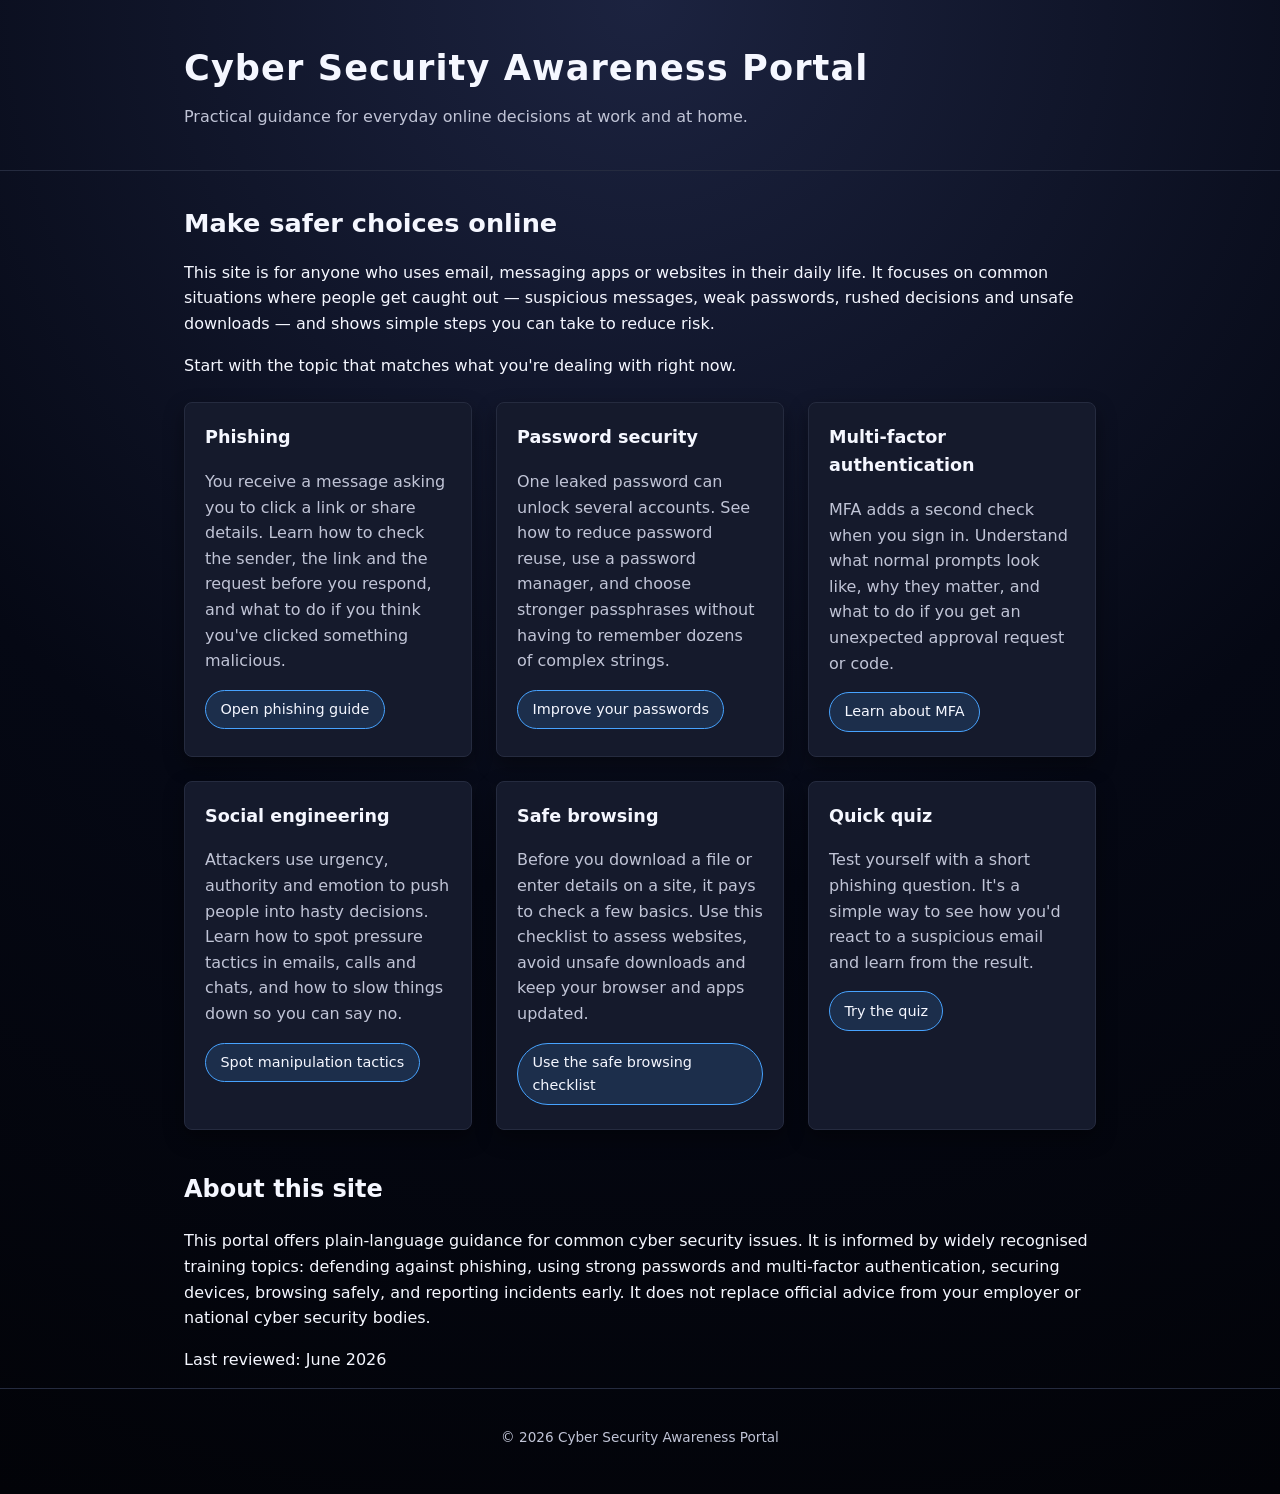
<file: index.html>
<!DOCTYPE html>
<html lang="en">
<head>
  <meta charset="UTF-8">
  <meta name="viewport" content="width=device-width, initial-scale=1">

  <title>Cyber Security Awareness Portal</title>
  <meta
    name="description"
    content="Practical guidance on phishing, password security, MFA, social engineering and safe browsing."
  >

  <link rel="stylesheet" href="style.css">
</head>

<body>
  <header class="site-header">
    <div class="container">
      <h1>Cyber Security Awareness Portal</h1>
      <p class="tagline">
        Practical guidance for everyday online decisions at work and at home.
      </p>
    </div>
  </header>

  <main class="container">
    <section class="intro">
      <h2>Make safer choices online</h2>
      <p>
        This site is for anyone who uses email, messaging apps or websites in
        their daily life. It focuses on common situations where people get
        caught out — suspicious messages, weak passwords, rushed decisions and
        unsafe downloads — and shows simple steps you can take to reduce risk.
      </p>
      <p>
        Start with the topic that matches what you're dealing with right now.
      </p>
    </section>

    <section class="topics" aria-label="Security awareness topics">
      <article class="topic">
        <h3>Phishing</h3>
        <p>
          You receive a message asking you to click a link or share details.
          Learn how to check the sender, the link and the request before you
          respond, and what to do if you think you've clicked something
          malicious.
        </p>
        <a href="phishing.html" class="btn">Open phishing guide</a>
      </article>

      <article class="topic">
        <h3>Password security</h3>
        <p>
          One leaked password can unlock several accounts. See how to reduce
          password reuse, use a password manager, and choose stronger passphrases
          without having to remember dozens of complex strings.
        </p>
        <a href="passwords.html" class="btn">Improve your passwords</a>
      </article>

      <article class="topic">
        <h3>Multi-factor authentication</h3>
        <p>
          MFA adds a second check when you sign in. Understand what normal
          prompts look like, why they matter, and what to do if you get an
          unexpected approval request or code.
        </p>
        <a href="mfa.html" class="btn">Learn about MFA</a>
      </article>

      <article class="topic">
        <h3>Social engineering</h3>
        <p>
          Attackers use urgency, authority and emotion to push people into
          hasty decisions. Learn how to spot pressure tactics in emails, calls
          and chats, and how to slow things down so you can say no.
        </p>
        <a href="social-engineering.html" class="btn">Spot manipulation tactics</a>
      </article>

      <article class="topic">
        <h3>Safe browsing</h3>
        <p>
          Before you download a file or enter details on a site, it pays to
          check a few basics. Use this checklist to assess websites, avoid
          unsafe downloads and keep your browser and apps updated.
        </p>
        <a href="safe-browsing.html" class="btn">Use the safe browsing checklist</a>
      </article>

      <article class="topic">
        <h3>Quick quiz</h3>
        <p>
          Test yourself with a short phishing question. It's a simple way to
          see how you'd react to a suspicious email and learn from the result.
        </p>
        <a href="quiz.html" class="btn">Try the quiz</a>
      </article>
    </section>

    <section class="meta">
      <h2>About this site</h2>
      <p>
        This portal offers plain‑language guidance for common cyber security
        issues. It is informed by widely recognised training topics: defending
        against phishing, using strong passwords and multi‑factor
        authentication, securing devices, browsing safely, and reporting
        incidents early. It does not replace official advice from your
        employer or national cyber security bodies.
      </p>
      <p>
        Last reviewed: June 2026
      </p>
    </section>
  </main>

  <footer class="site-footer">
    <div class="container">
      <p>&copy; 2026 Cyber Security Awareness Portal</p>
    </div>
  </footer>
</body>
</html>
</file>
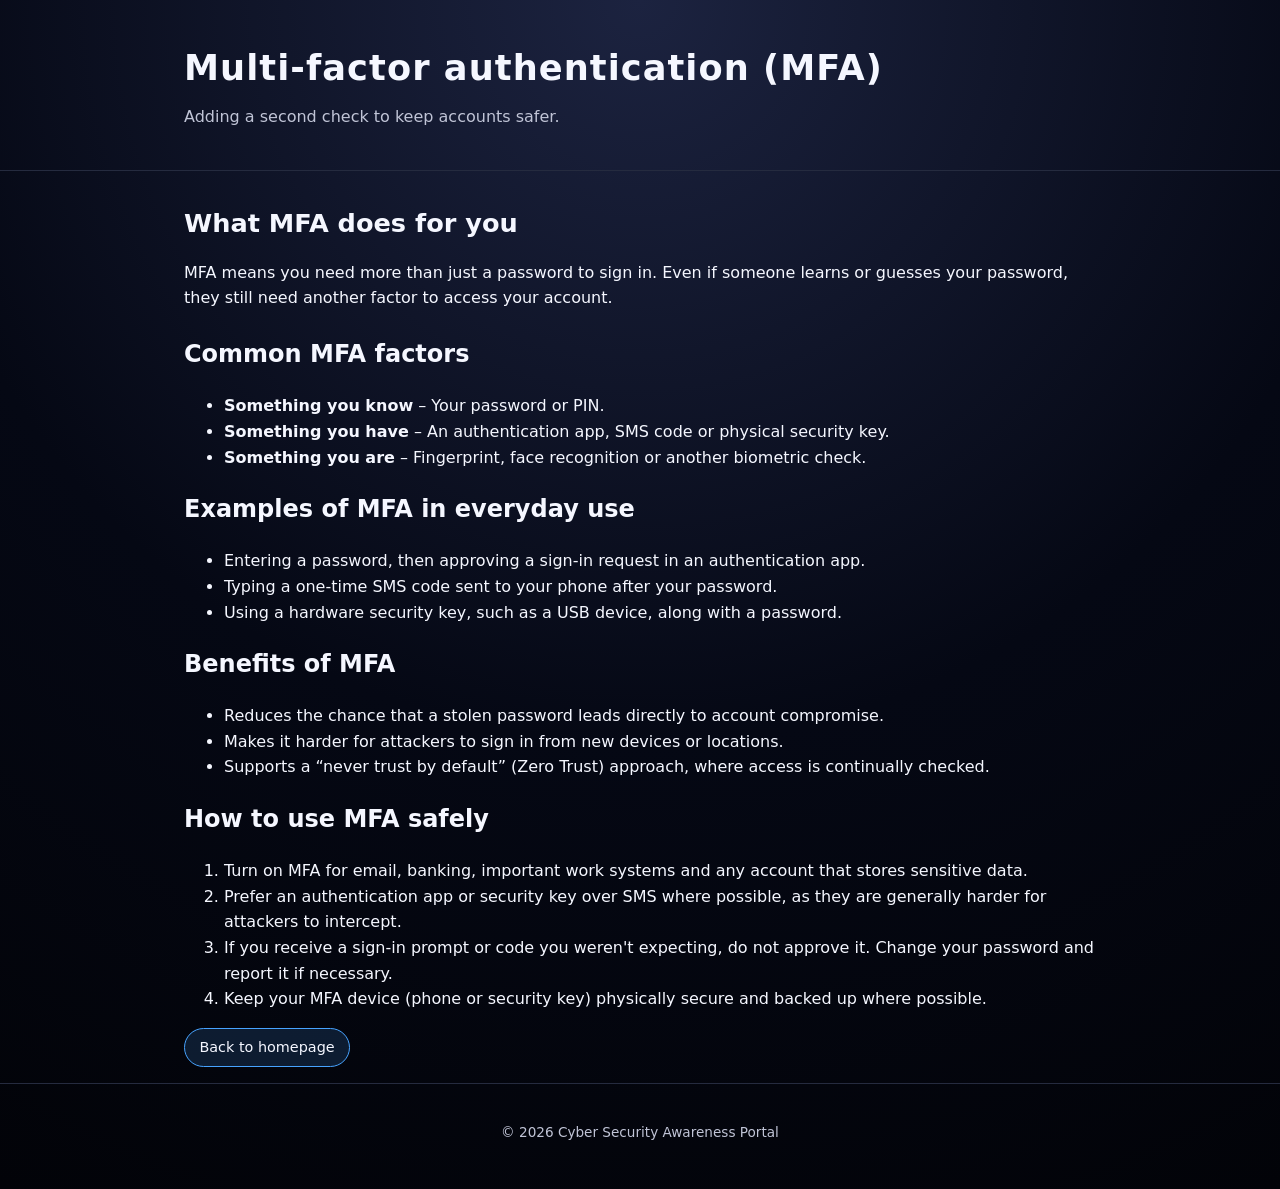
<file: mfa.html>
<!DOCTYPE html>
<html lang="en">
<head>
  <meta charset="UTF-8">
  <meta name="viewport" content="width=device-width, initial-scale=1">
  <title>Multi‑factor authentication – Cyber Security Awareness Portal</title>
  <link rel="stylesheet" href="style.css">
</head>
<body>
  <header class="site-header">
    <div class="container">
      <h1>Multi‑factor authentication (MFA)</h1>
      <p class="tagline">
        Adding a second check to keep accounts safer.
      </p>
    </div>
  </header>

  <main class="container">
    <section class="intro">
      <h2>What MFA does for you</h2>
      <p>
        MFA means you need more than just a password to sign in. Even if
        someone learns or guesses your password, they still need another
        factor to access your account.
      </p>
    </section>

    <section>
      <h2>Common MFA factors</h2>
      <ul>
        <li><strong>Something you know</strong> – Your password or PIN.</li>
        <li><strong>Something you have</strong> – An authentication app, SMS code or physical security key.</li>
        <li><strong>Something you are</strong> – Fingerprint, face recognition or another biometric check.</li>
      </ul>
    </section>

    <section>
      <h2>Examples of MFA in everyday use</h2>
      <ul>
        <li>Entering a password, then approving a sign‑in request in an authentication app.</li>
        <li>Typing a one‑time SMS code sent to your phone after your password.</li>
        <li>Using a hardware security key, such as a USB device, along with a password.</li>
      </ul>
    </section>

    <section>
      <h2>Benefits of MFA</h2>
      <ul>
        <li>Reduces the chance that a stolen password leads directly to account compromise.</li>
        <li>Makes it harder for attackers to sign in from new devices or locations.</li>
        <li>Supports a “never trust by default” (Zero Trust) approach, where access is continually checked.</li>
      </ul>
    </section>

    <section>
      <h2>How to use MFA safely</h2>
      <ol>
        <li>
          Turn on MFA for email, banking, important work systems and any
          account that stores sensitive data.
        </li>
        <li>
          Prefer an authentication app or security key over SMS where possible,
          as they are generally harder for attackers to intercept.
        </li>
        <li>
          If you receive a sign‑in prompt or code you weren't expecting, do not
          approve it. Change your password and report it if necessary.
        </li>
        <li>
          Keep your MFA device (phone or security key) physically secure and
          backed up where possible.
        </li>
      </ol>
    </section>

    <section>
      <p>
        <a href="index.html" class="btn">Back to homepage</a>
      </p>
    </section>
  </main>

  <footer class="site-footer">
    <div class="container">
      <p>&copy; 2026 Cyber Security Awareness Portal</p>
    </div>
  </footer>
</body>
</html>
</file>
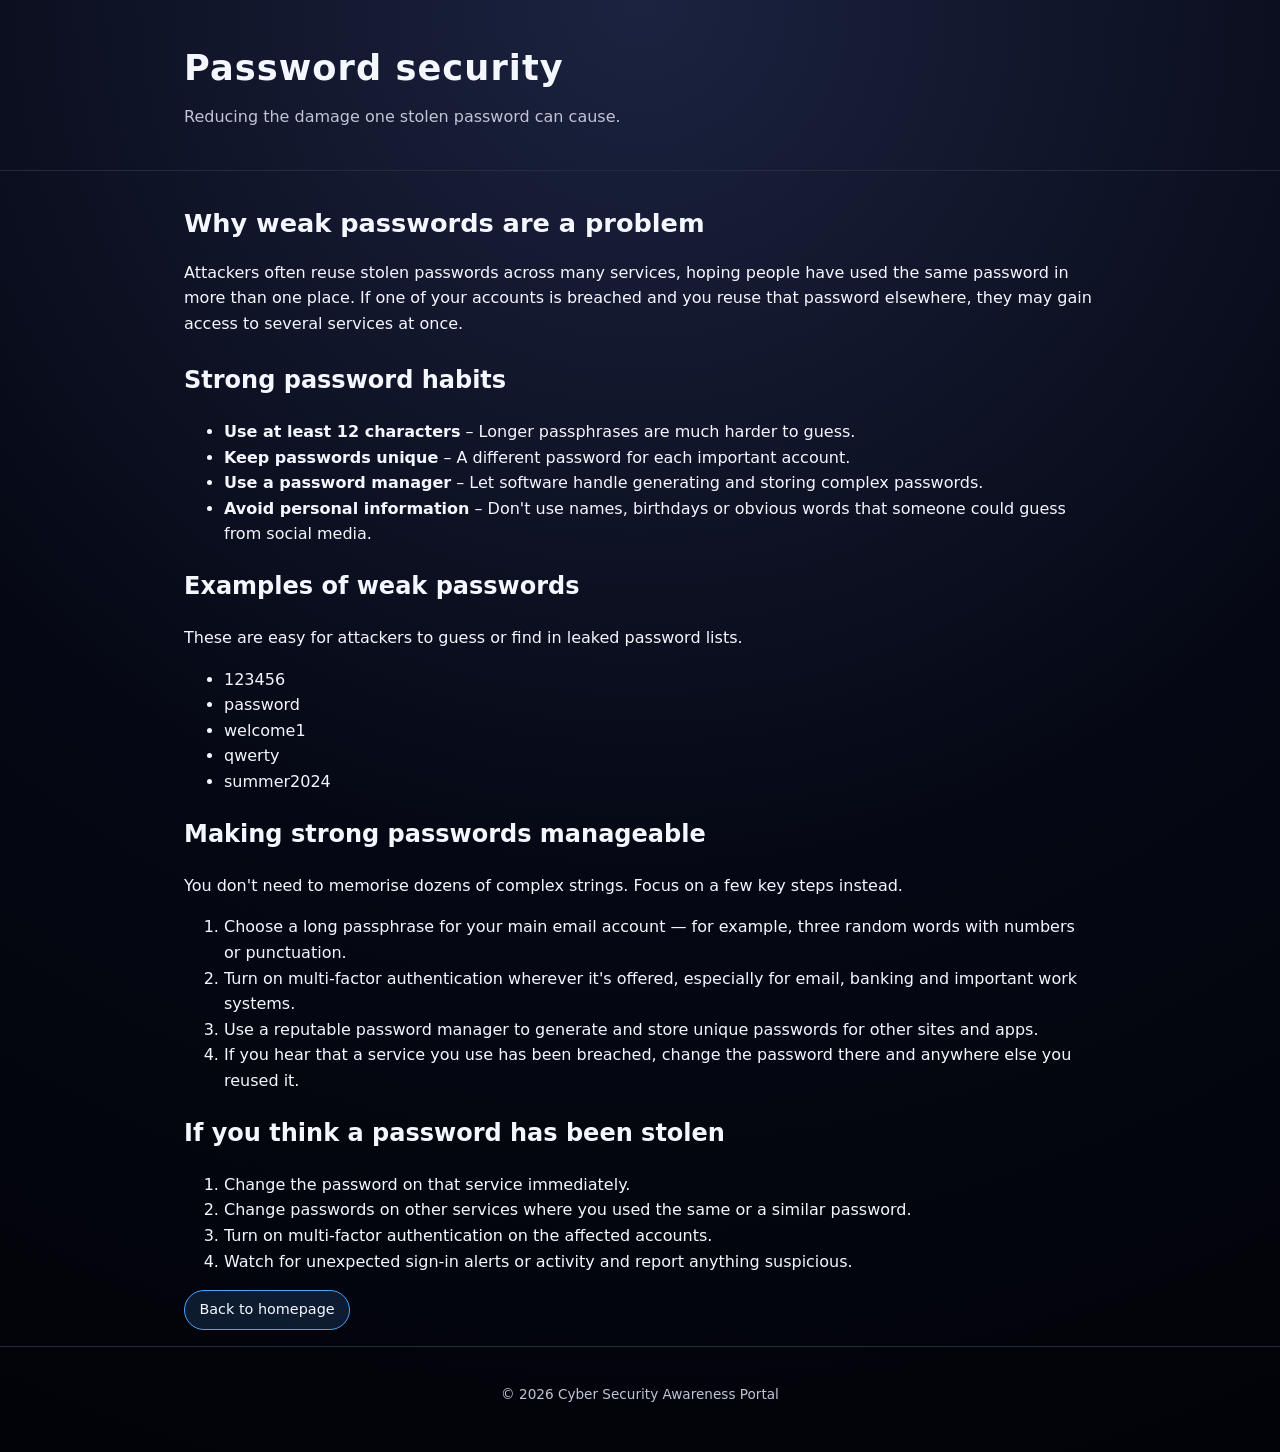
<file: passwords.html>
<!DOCTYPE html>
<html lang="en">
<head>
  <meta charset="UTF-8">
  <meta name="viewport" content="width=device-width, initial-scale=1">
  <title>Password security – Cyber Security Awareness Portal</title>
  <link rel="stylesheet" href="style.css">
</head>
<body>
  <header class="site-header">
    <div class="container">
      <h1>Password security</h1>
      <p class="tagline">
        Reducing the damage one stolen password can cause.
      </p>
    </div>
  </header>

  <main class="container">
    <section class="intro">
      <h2>Why weak passwords are a problem</h2>
      <p>
        Attackers often reuse stolen passwords across many services, hoping
        people have used the same password in more than one place. If one of
        your accounts is breached and you reuse that password elsewhere, they
        may gain access to several services at once.
      </p>
    </section>

    <section>
      <h2>Strong password habits</h2>
      <ul>
        <li><strong>Use at least 12 characters</strong> – Longer passphrases are much harder to guess.</li>
        <li><strong>Keep passwords unique</strong> – A different password for each important account.</li>
        <li><strong>Use a password manager</strong> – Let software handle generating and storing complex passwords.</li>
        <li><strong>Avoid personal information</strong> – Don't use names, birthdays or obvious words that someone could guess from social media.</li>
      </ul>
    </section>

    <section>
      <h2>Examples of weak passwords</h2>
      <p>
        These are easy for attackers to guess or find in leaked password lists.
      </p>
      <ul>
        <li>123456</li>
        <li>password</li>
        <li>welcome1</li>
        <li>qwerty</li>
        <li>summer2024</li>
      </ul>
    </section>

    <section>
      <h2>Making strong passwords manageable</h2>
      <p>
        You don't need to memorise dozens of complex strings. Focus on a few
        key steps instead.
      </p>
      <ol>
        <li>
          Choose a long passphrase for your main email account — for example,
          three random words with numbers or punctuation.
        </li>
        <li>
          Turn on multi‑factor authentication wherever it's offered, especially
          for email, banking and important work systems.
        </li>
        <li>
          Use a reputable password manager to generate and store unique
          passwords for other sites and apps.
        </li>
        <li>
          If you hear that a service you use has been breached, change the
          password there and anywhere else you reused it.
        </li>
      </ol>
    </section>

    <section>
      <h2>If you think a password has been stolen</h2>
      <ol>
        <li>Change the password on that service immediately.</li>
        <li>Change passwords on other services where you used the same or a similar password.</li>
        <li>Turn on multi‑factor authentication on the affected accounts.</li>
        <li>Watch for unexpected sign‑in alerts or activity and report anything suspicious.</li>
      </ol>
    </section>

    <section>
      <p>
        <a href="index.html" class="btn">Back to homepage</a>
      </p>
    </section>
  </main>

  <footer class="site-footer">
    <div class="container">
      <p>&copy; 2026 Cyber Security Awareness Portal</p>
    </div>
  </footer>
</body>
</html>
</file>
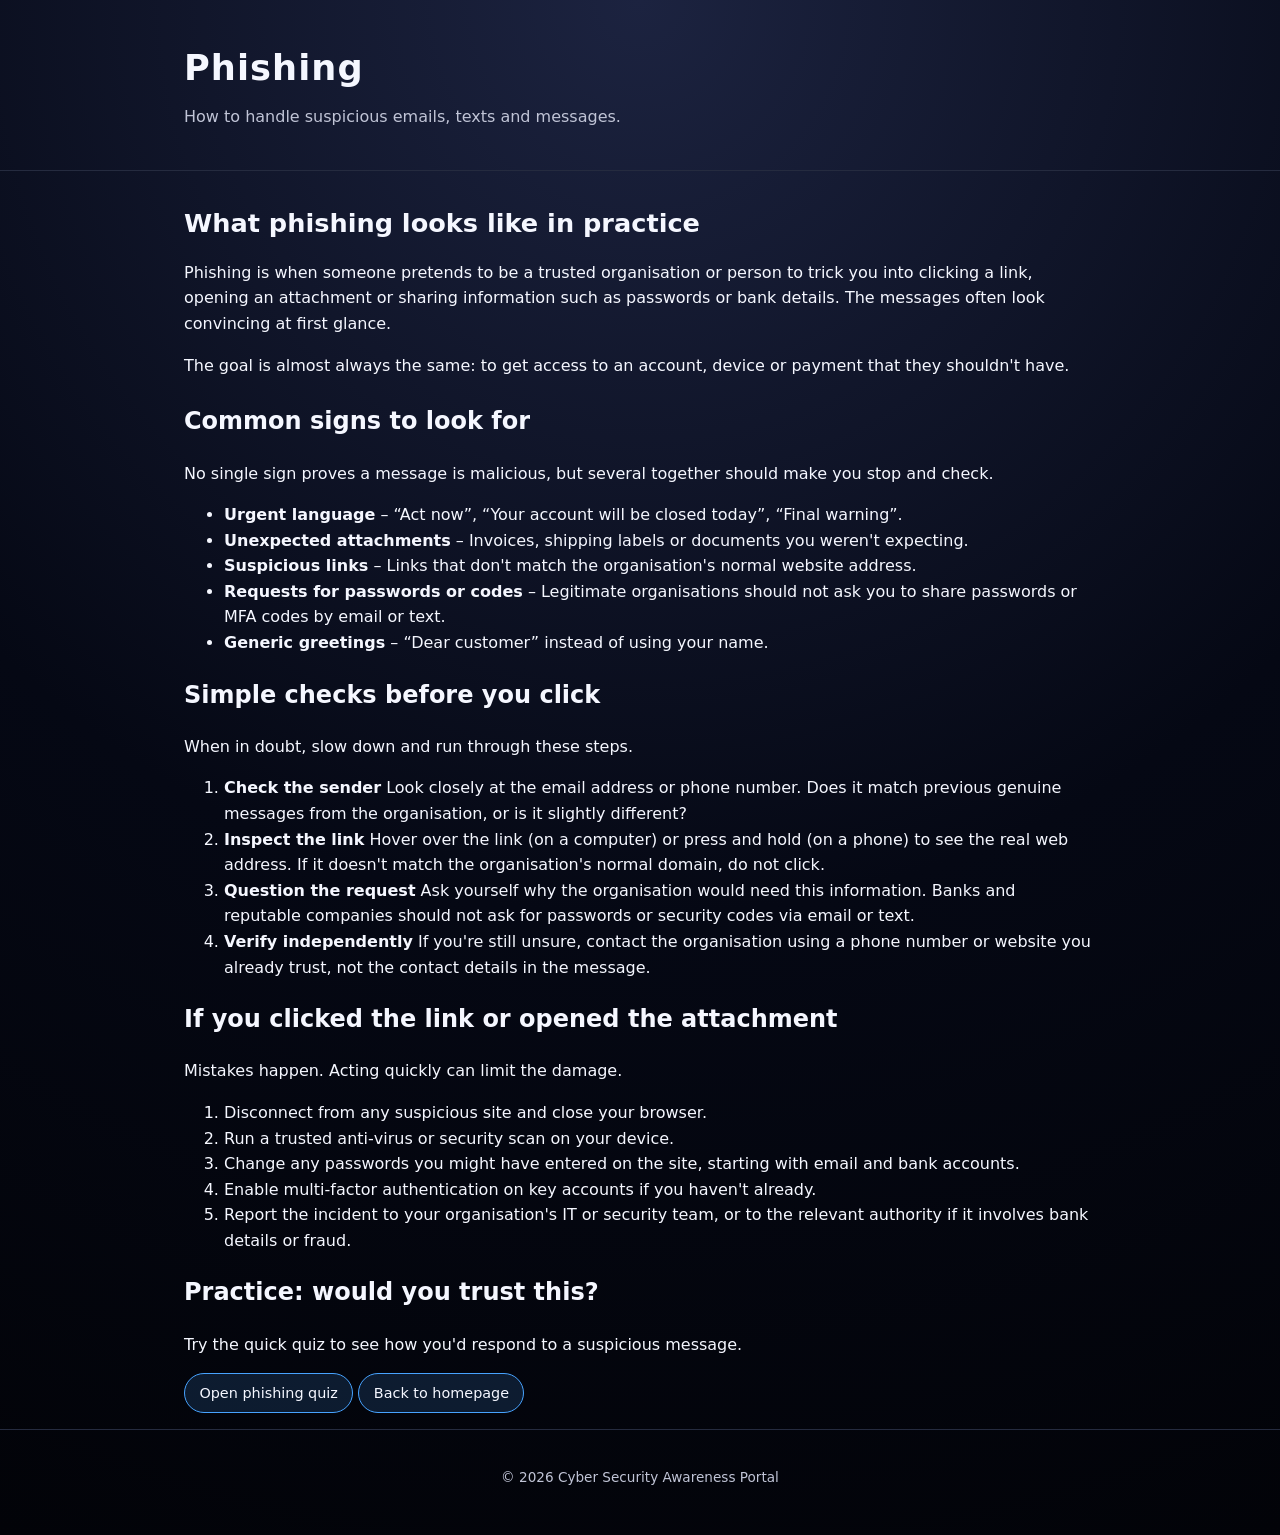
<file: phishing.html>
<!DOCTYPE html>
<html lang="en">
<head>
  <meta charset="UTF-8">
  <meta name="viewport" content="width=device-width, initial-scale=1">
  <title>Phishing – Cyber Security Awareness Portal</title>
  <link rel="stylesheet" href="style.css">
</head>
<body>
  <header class="site-header">
    <div class="container">
      <h1>Phishing</h1>
      <p class="tagline">
        How to handle suspicious emails, texts and messages.
      </p>
    </div>
  </header>

  <main class="container">
    <section class="intro">
      <h2>What phishing looks like in practice</h2>
      <p>
        Phishing is when someone pretends to be a trusted organisation or
        person to trick you into clicking a link, opening an attachment or
        sharing information such as passwords or bank details. The messages
        often look convincing at first glance.
      </p>
      <p>
        The goal is almost always the same: to get access to an account, device
        or payment that they shouldn't have.
      </p>
    </section>

    <section>
      <h2>Common signs to look for</h2>
      <p>
        No single sign proves a message is malicious, but several together
        should make you stop and check.
      </p>
      <ul>
        <li><strong>Urgent language</strong> – “Act now”, “Your account will be closed today”, “Final warning”.</li>
        <li><strong>Unexpected attachments</strong> – Invoices, shipping labels or documents you weren't expecting.</li>
        <li><strong>Suspicious links</strong> – Links that don't match the organisation's normal website address.</li>
        <li><strong>Requests for passwords or codes</strong> – Legitimate organisations should not ask you to share passwords or MFA codes by email or text.</li>
        <li><strong>Generic greetings</strong> – “Dear customer” instead of using your name.</li>
      </ul>
    </section>

    <section>
      <h2>Simple checks before you click</h2>
      <p>
        When in doubt, slow down and run through these steps.
      </p>
      <ol>
        <li>
          <strong>Check the sender</strong>  
          Look closely at the email address or phone number. Does it match
          previous genuine messages from the organisation, or is it slightly
          different?
        </li>
        <li>
          <strong>Inspect the link</strong>  
          Hover over the link (on a computer) or press and hold (on a phone)
          to see the real web address. If it doesn't match the organisation's
          normal domain, do not click.
        </li>
        <li>
          <strong>Question the request</strong>  
          Ask yourself why the organisation would need this information. Banks
          and reputable companies should not ask for passwords or security codes
          via email or text.
        </li>
        <li>
          <strong>Verify independently</strong>  
          If you're still unsure, contact the organisation using a phone number
          or website you already trust, not the contact details in the message.
        </li>
      </ol>
    </section>

    <section>
      <h2>If you clicked the link or opened the attachment</h2>
      <p>
        Mistakes happen. Acting quickly can limit the damage.
      </p>
      <ol>
        <li>Disconnect from any suspicious site and close your browser.</li>
        <li>Run a trusted anti‑virus or security scan on your device.</li>
        <li>Change any passwords you might have entered on the site, starting with email and bank accounts.</li>
        <li>Enable multi‑factor authentication on key accounts if you haven't already.</li>
        <li>Report the incident to your organisation's IT or security team, or to the relevant authority if it involves bank details or fraud.</li>
      </ol>
    </section>

    <section>
      <h2>Practice: would you trust this?</h2>
      <p>
        Try the quick quiz to see how you'd respond to a suspicious message.
      </p>
      <p>
        <a href="quiz.html" class="btn">Open phishing quiz</a>
        <a href="index.html" class="btn">Back to homepage</a>
      </p>
    </section>
  </main>

  <footer class="site-footer">
    <div class="container">
      <p>&copy; 2026 Cyber Security Awareness Portal</p>
    </div>
  </footer>
</body>
</html>
</file>
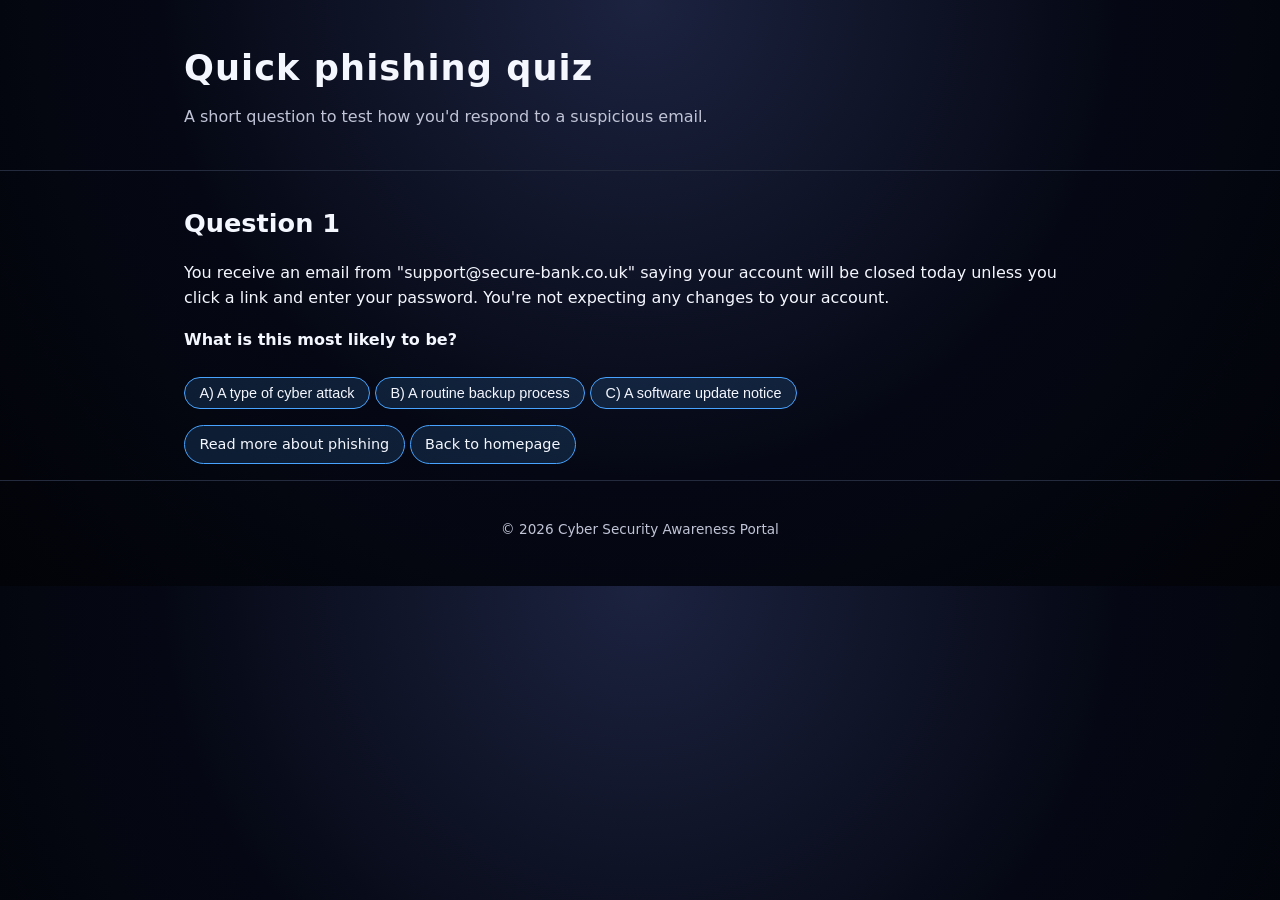
<file: quiz.html>
<!DOCTYPE html>
<html lang="en">
<head>
  <meta charset="UTF-8">
  <meta name="viewport" content="width=device-width, initial-scale=1">
  <title>Quick phishing quiz – Cyber Security Awareness Portal</title>
  <link rel="stylesheet" href="style.css">
  <script src="quiz.js" defer></script>
</head>
<body>
  <header class="site-header">
    <div class="container">
      <h1>Quick phishing quiz</h1>
      <p class="tagline">
        A short question to test how you'd respond to a suspicious email.
      </p>
    </div>
  </header>

  <main class="container">
    <section class="intro">
      <h2>Question 1</h2>
      <p>
        You receive an email from "support@secure‑bank.co.uk" saying your
        account will be closed today unless you click a link and enter your
        password. You're not expecting any changes to your account.
      </p>
      <p><strong>What is this most likely to be?</strong></p>
    </section>

    <section>
      <button class="btn" onclick="checkAnswer('A')">
        A) A type of cyber attack
      </button>

      <button class="btn" onclick="checkAnswer('B')">
        B) A routine backup process
      </button>

      <button class="btn" onclick="checkAnswer('C')">
        C) A software update notice
      </button>

      <p id="result" style="margin-top: 1rem;"></p>
    </section>

    <section>
      <p>
        <a href="phishing.html" class="btn">Read more about phishing</a>
        <a href="index.html" class="btn">Back to homepage</a>
      </p>
    </section>
  </main>

  <footer class="site-footer">
    <div class="container">
      <p>&copy; 2026 Cyber Security Awareness Portal</p>
    </div>
  </footer>
</body>
</html>
</file>
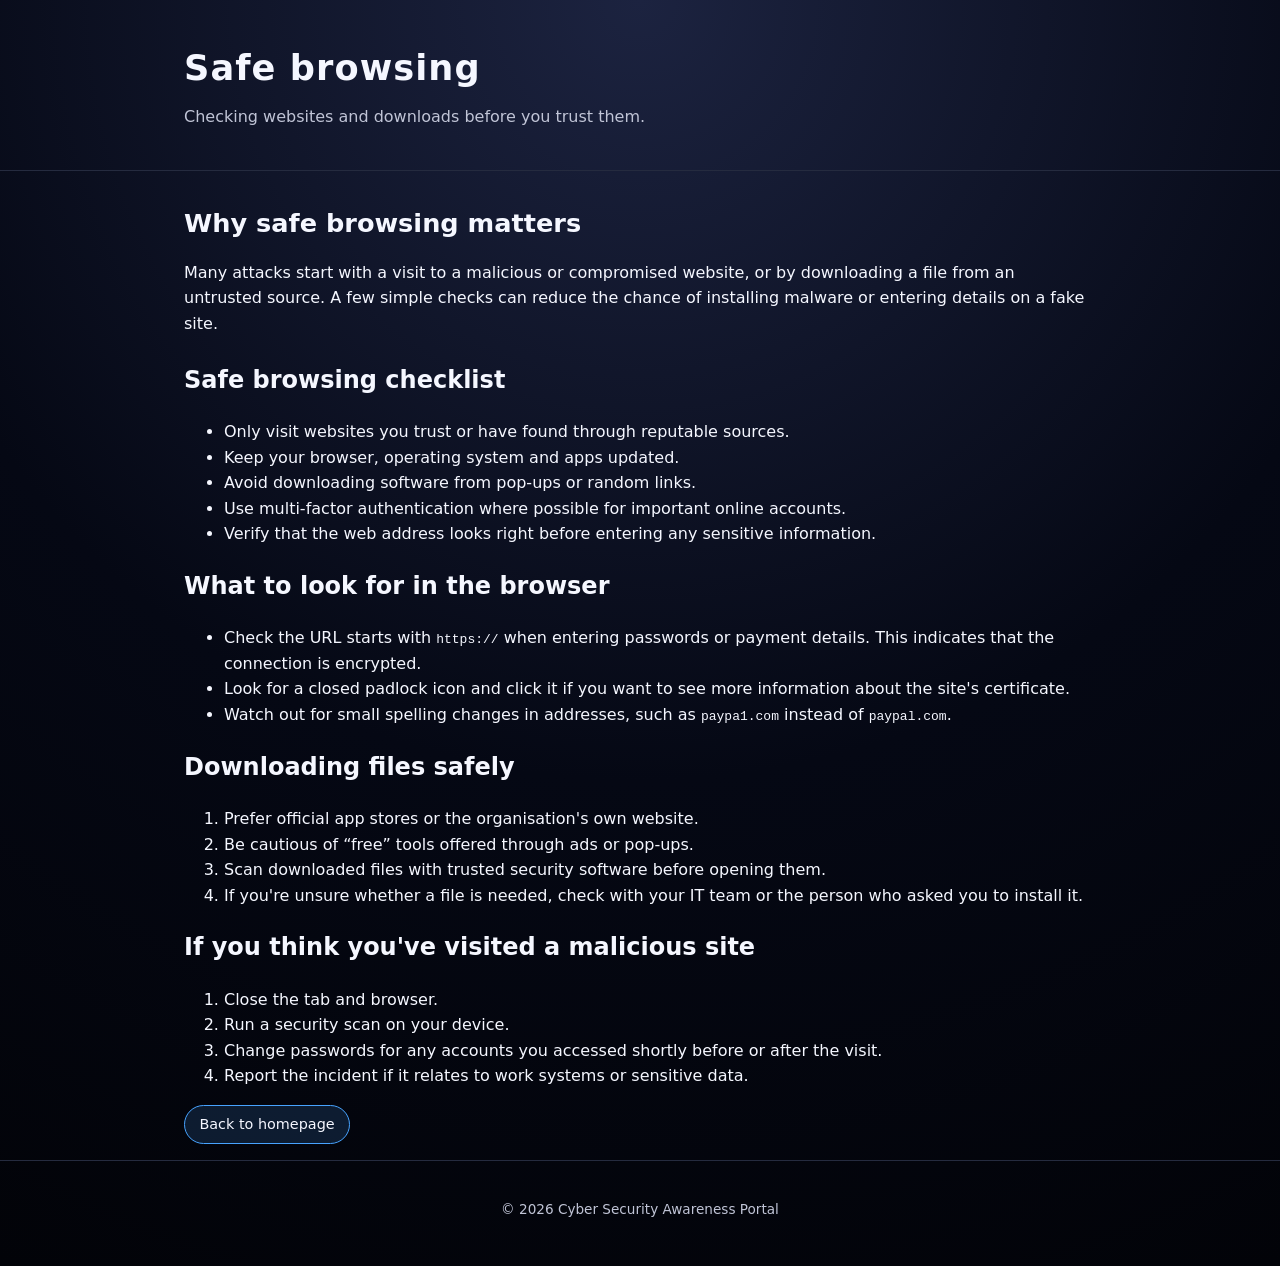
<file: safe-browsing.html>
<!DOCTYPE html>
<html lang="en">
<head>
  <meta charset="UTF-8">
  <meta name="viewport" content="width=device-width, initial-scale=1">
  <title>Safe browsing – Cyber Security Awareness Portal</title>
  <link rel="stylesheet" href="style.css">
</head>
<body>
  <header class="site-header">
    <div class="container">
      <h1>Safe browsing</h1>
      <p class="tagline">
        Checking websites and downloads before you trust them.
      </p>
    </div>
  </header>

  <main class="container">
    <section class="intro">
      <h2>Why safe browsing matters</h2>
      <p>
        Many attacks start with a visit to a malicious or compromised website,
        or by downloading a file from an untrusted source. A few simple checks
        can reduce the chance of installing malware or entering details on a
        fake site.
      </p>
    </section>

    <section>
      <h2>Safe browsing checklist</h2>
      <ul>
        <li>Only visit websites you trust or have found through reputable sources.</li>
        <li>Keep your browser, operating system and apps updated.</li>
        <li>Avoid downloading software from pop‑ups or random links.</li>
        <li>Use multi‑factor authentication where possible for important online accounts.</li>
        <li>Verify that the web address looks right before entering any sensitive information.</li>
      </ul>
    </section>

    <section>
      <h2>What to look for in the browser</h2>
      <ul>
        <li>
          Check the URL starts with <code>https://</code> when entering
          passwords or payment details. This indicates that the connection is encrypted.
        </li>
        <li>
          Look for a closed padlock icon and click it if you want to see more
          information about the site's certificate.
        </li>
        <li>
          Watch out for small spelling changes in addresses, such as
          <code>paypa1.com</code> instead of <code>paypal.com</code>.
        </li>
      </ul>
    </section>

    <section>
      <h2>Downloading files safely</h2>
      <ol>
        <li>Prefer official app stores or the organisation's own website.</li>
        <li>Be cautious of “free” tools offered through ads or pop‑ups.</li>
        <li>Scan downloaded files with trusted security software before opening them.</li>
        <li>If you're unsure whether a file is needed, check with your IT team or the person who asked you to install it.</li>
      </ol>
    </section>

    <section>
      <h2>If you think you've visited a malicious site</h2>
      <ol>
        <li>Close the tab and browser.</li>
        <li>Run a security scan on your device.</li>
        <li>Change passwords for any accounts you accessed shortly before or after the visit.</li>
        <li>Report the incident if it relates to work systems or sensitive data.</li>
      </ol>
    </section>

    <section>
      <p>
        <a href="index.html" class="btn">Back to homepage</a>
      </p>
    </section>
  </main>

  <footer class="site-footer">
    <div class="container">
      <p>&copy; 2026 Cyber Security Awareness Portal</p>
    </div>
  </footer>
</body>
</html>
</file>
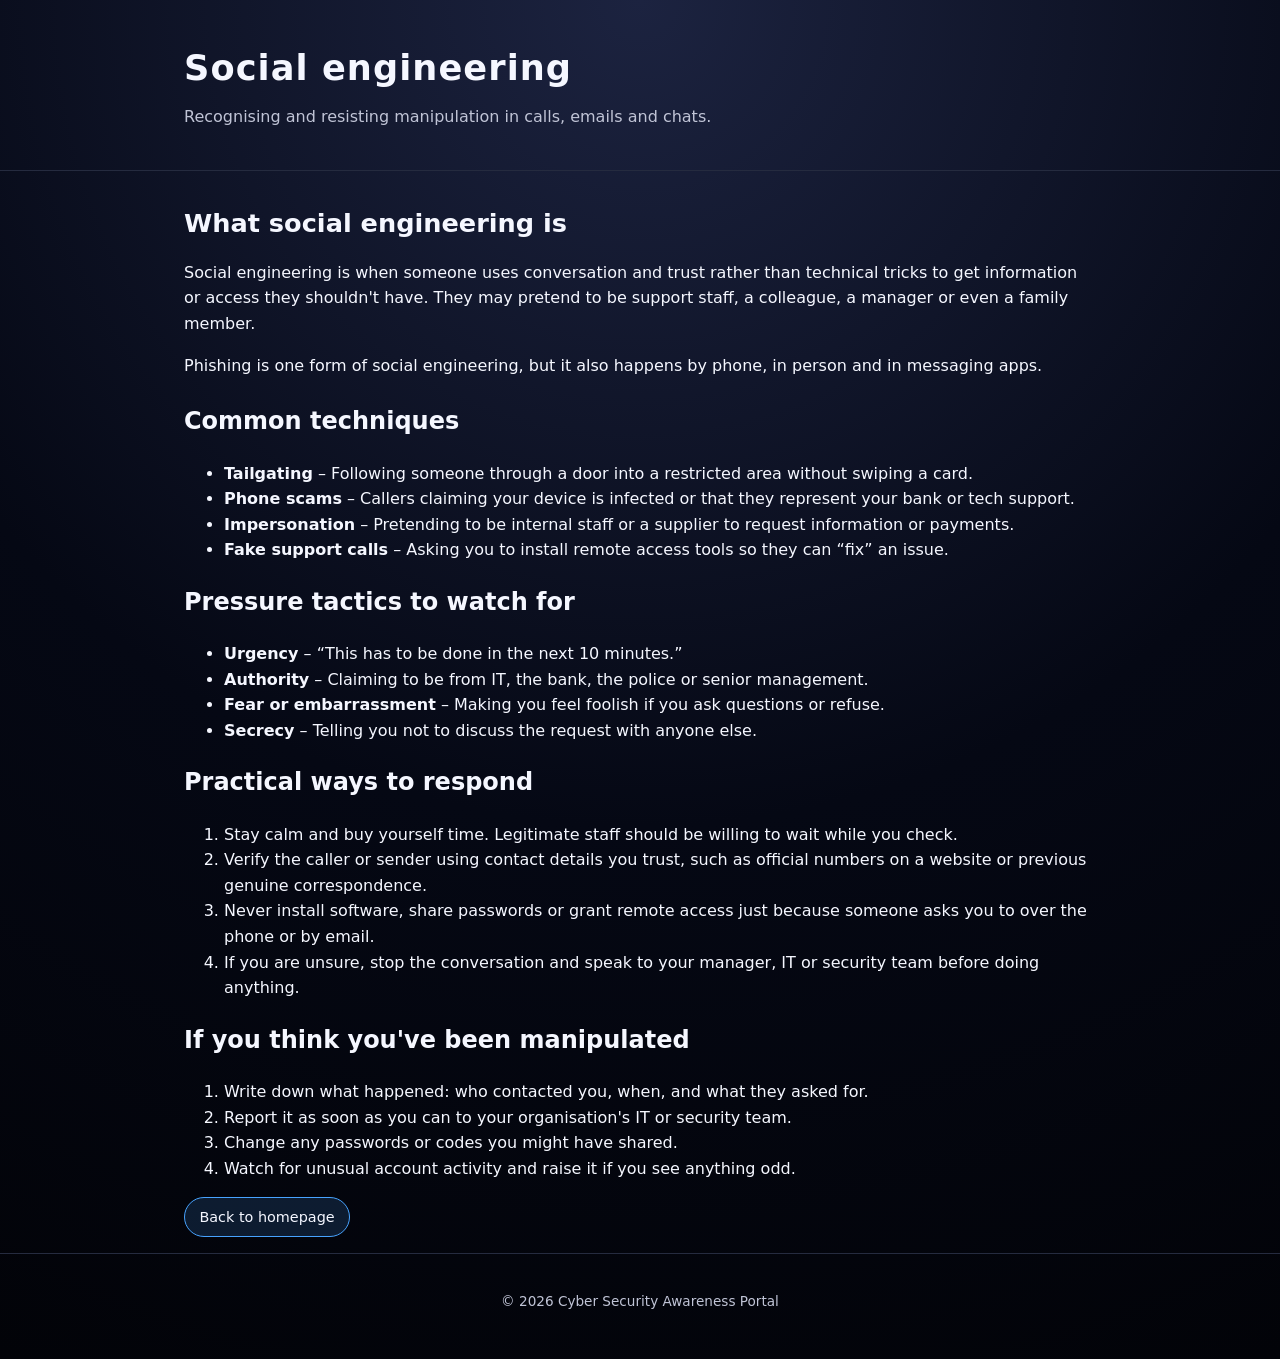
<file: social-engineering.html>
<!DOCTYPE html>
<html lang="en">
<head>
  <meta charset="UTF-8">
  <meta name="viewport" content="width=device-width, initial-scale=1">
  <title>Social engineering – Cyber Security Awareness Portal</title>
  <link rel="stylesheet" href="style.css">
</head>
<body>
  <header class="site-header">
    <div class="container">
      <h1>Social engineering</h1>
      <p class="tagline">
        Recognising and resisting manipulation in calls, emails and chats.
      </p>
    </div>
  </header>

  <main class="container">
    <section class="intro">
      <h2>What social engineering is</h2>
      <p>
        Social engineering is when someone uses conversation and trust rather
        than technical tricks to get information or access they shouldn't have.
        They may pretend to be support staff, a colleague, a manager or even a
        family member.
      </p>
      <p>
        Phishing is one form of social engineering, but it also happens by
        phone, in person and in messaging apps.
      </p>
    </section>

    <section>
      <h2>Common techniques</h2>
      <ul>
        <li><strong>Tailgating</strong> – Following someone through a door into a restricted area without swiping a card.</li>
        <li><strong>Phone scams</strong> – Callers claiming your device is infected or that they represent your bank or tech support.</li>
        <li><strong>Impersonation</strong> – Pretending to be internal staff or a supplier to request information or payments.</li>
        <li><strong>Fake support calls</strong> – Asking you to install remote access tools so they can “fix” an issue.</li>
      </ul>
    </section>

    <section>
      <h2>Pressure tactics to watch for</h2>
      <ul>
        <li><strong>Urgency</strong> – “This has to be done in the next 10 minutes.”</li>
        <li><strong>Authority</strong> – Claiming to be from IT, the bank, the police or senior management.</li>
        <li><strong>Fear or embarrassment</strong> – Making you feel foolish if you ask questions or refuse.</li>
        <li><strong>Secrecy</strong> – Telling you not to discuss the request with anyone else.</li>
      </ul>
    </section>

    <section>
      <h2>Practical ways to respond</h2>
      <ol>
        <li>
          Stay calm and buy yourself time. Legitimate staff should be willing
          to wait while you check.
        </li>
        <li>
          Verify the caller or sender using contact details you trust, such as
          official numbers on a website or previous genuine correspondence.
        </li>
        <li>
          Never install software, share passwords or grant remote access just
          because someone asks you to over the phone or by email.
        </li>
        <li>
          If you are unsure, stop the conversation and speak to your manager,
          IT or security team before doing anything.
        </li>
      </ol>
    </section>

    <section>
      <h2>If you think you've been manipulated</h2>
      <ol>
        <li>Write down what happened: who contacted you, when, and what they asked for.</li>
        <li>Report it as soon as you can to your organisation's IT or security team.</li>
        <li>Change any passwords or codes you might have shared.</li>
        <li>Watch for unusual account activity and raise it if you see anything odd.</li>
      </ol>
    </section>

    <section>
      <p>
        <a href="index.html" class="btn">Back to homepage</a>
      </p>
    </section>
  </main>

  <footer class="site-footer">
    <div class="container">
      <p>&copy; 2026 Cyber Security Awareness Portal</p>
    </div>
  </footer>
</body>
</html>
</file>
<file: style.css>
:root {
  --bg: #0b1020;
  --card-bg: #151a2c;
  --accent: #47a3ff;
  --accent-soft: rgba(71, 163, 255, 0.15);
  --text-main: #f5f7ff;
  --text-muted: #c0c4d6;
  --border-subtle: #252b3f;
  --radius: 8px;
  --shadow-soft: 0 8px 20px rgba(0, 0, 0, 0.4);
}

*,
*::before,
*::after {
  box-sizing: border-box;
}

body {
  margin: 0;
  font-family: system-ui, -apple-system, BlinkMacSystemFont, "Segoe UI", sans-serif;
  background: radial-gradient(circle at top, #1c2340 0%, #050814 55%, #020308 100%);
  color: var(--text-main);
  line-height: 1.6;
}

.container {
  max-width: 960px;
  padding: 0 1.5rem;
  margin: 0 auto;
}

/* Header */

.site-header {
  border-bottom: 1px solid var(--border-subtle);
  padding: 2.5rem 0 1.5rem;
}

.site-header h1 {
  margin: 0;
  font-size: 2.2rem;
  letter-spacing: 0.03em;
}

.tagline {
  margin-top: 0.5rem;
  color: var(--text-muted);
}

/* Main content */

.intro {
  margin: 2rem 0 1.5rem;
}

.intro h2 {
  font-size: 1.6rem;
  margin-bottom: 0.5rem;
}

.topics {
  display: grid;
  grid-template-columns: repeat(auto-fit, minmax(240px, 1fr));
  gap: 1.5rem;
  margin-bottom: 2.5rem;
}

.topic {
  background: var(--card-bg);
  border-radius: var(--radius);
  border: 1px solid var(--border-subtle);
  padding: 1.25rem 1.25rem 1.5rem;
  box-shadow: var(--shadow-soft);
}

.topic h3 {
  margin-top: 0;
  font-size: 1.1rem;
}

.topic p {
  margin: 0.5rem 0 1rem;
  color: var(--text-muted);
}

/* Links / buttons */

a {
  color: var(--accent);
  text-decoration: none;
}

a:hover {
  text-decoration: underline;
}

.btn {
  display: inline-block;
  padding: 0.45rem 0.9rem;
  border-radius: 999px;
  border: 1px solid var(--accent);
  background: var(--accent-soft);
  color: var(--text-main);
  font-size: 0.9rem;
  font-weight: 500;
  text-decoration: none;
}

.btn:hover {
  background: var(--accent);
  color: #020308;
}

/* Footer */

.site-footer {
  border-top: 1px solid var(--border-subtle);
  padding: 1.5rem 0 2rem;
  font-size: 0.85rem;
  color: var(--text-muted);
  text-align: center;
}
</file>
